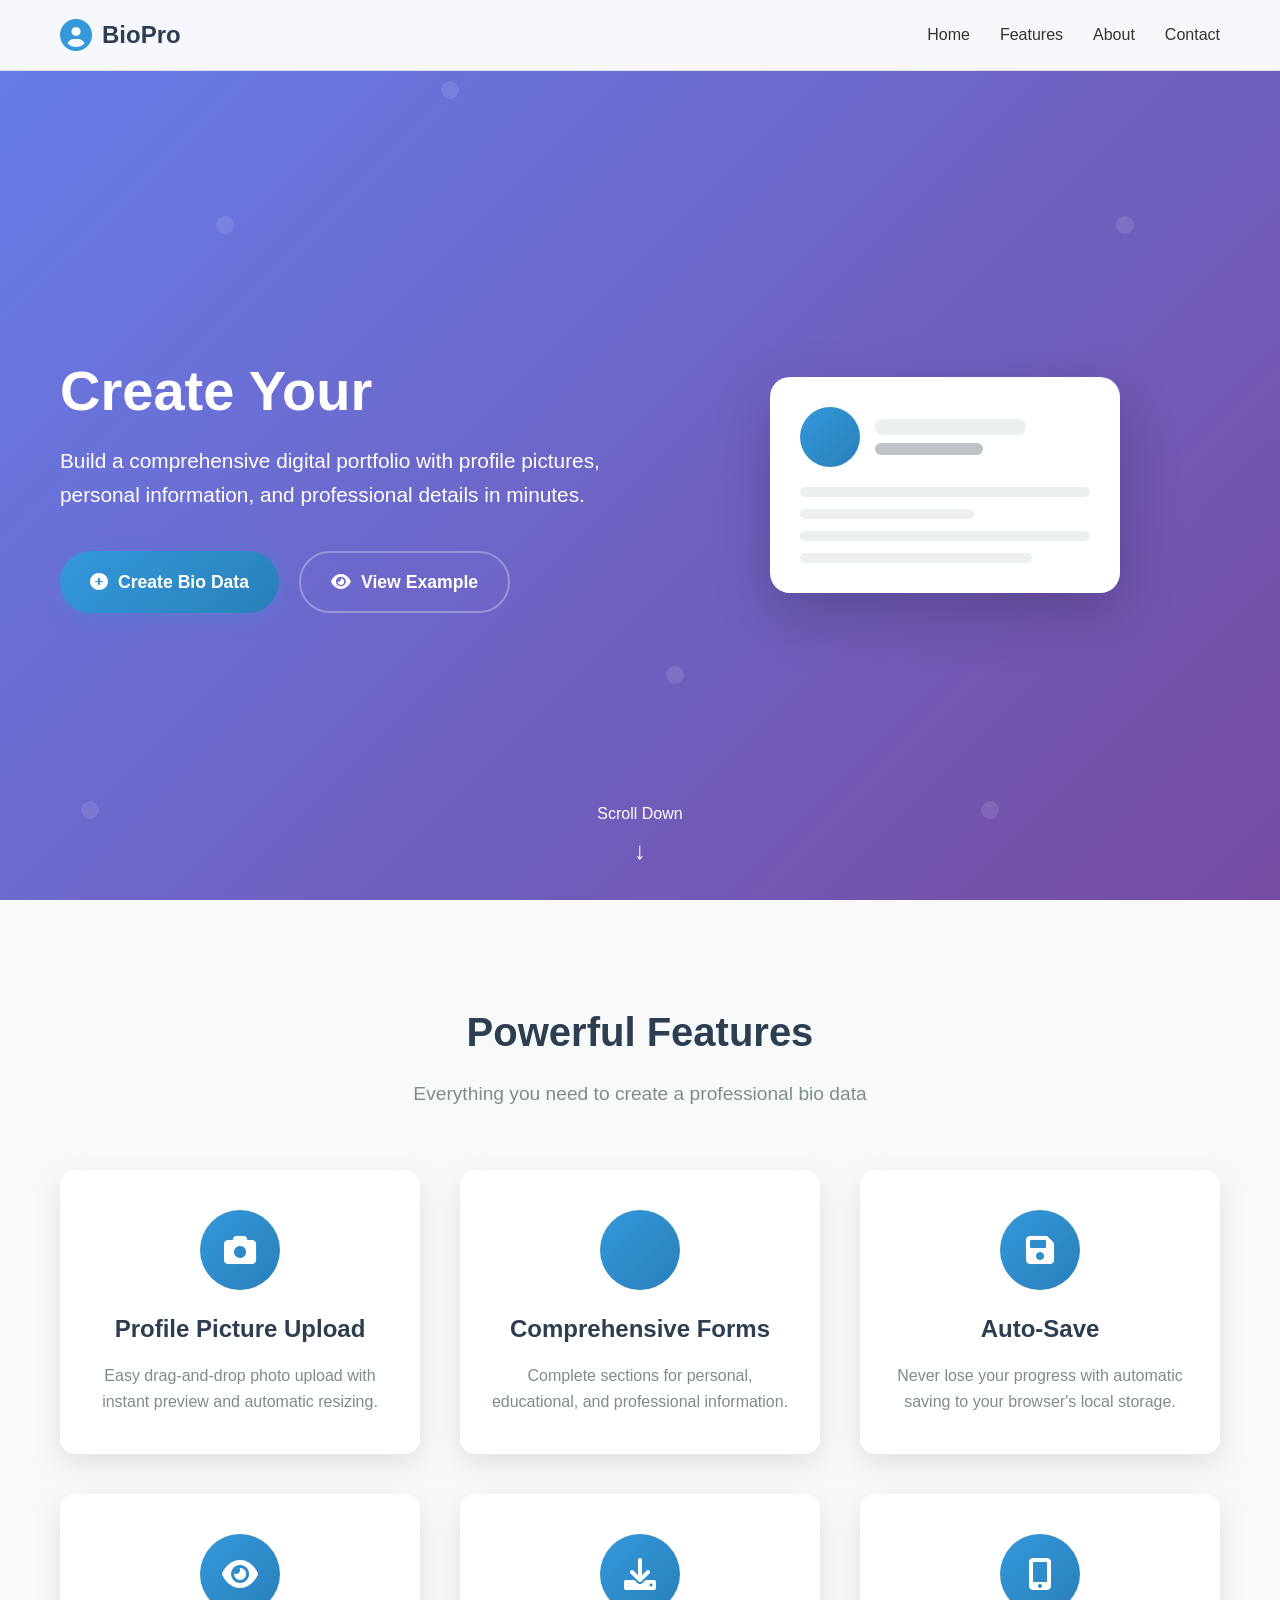
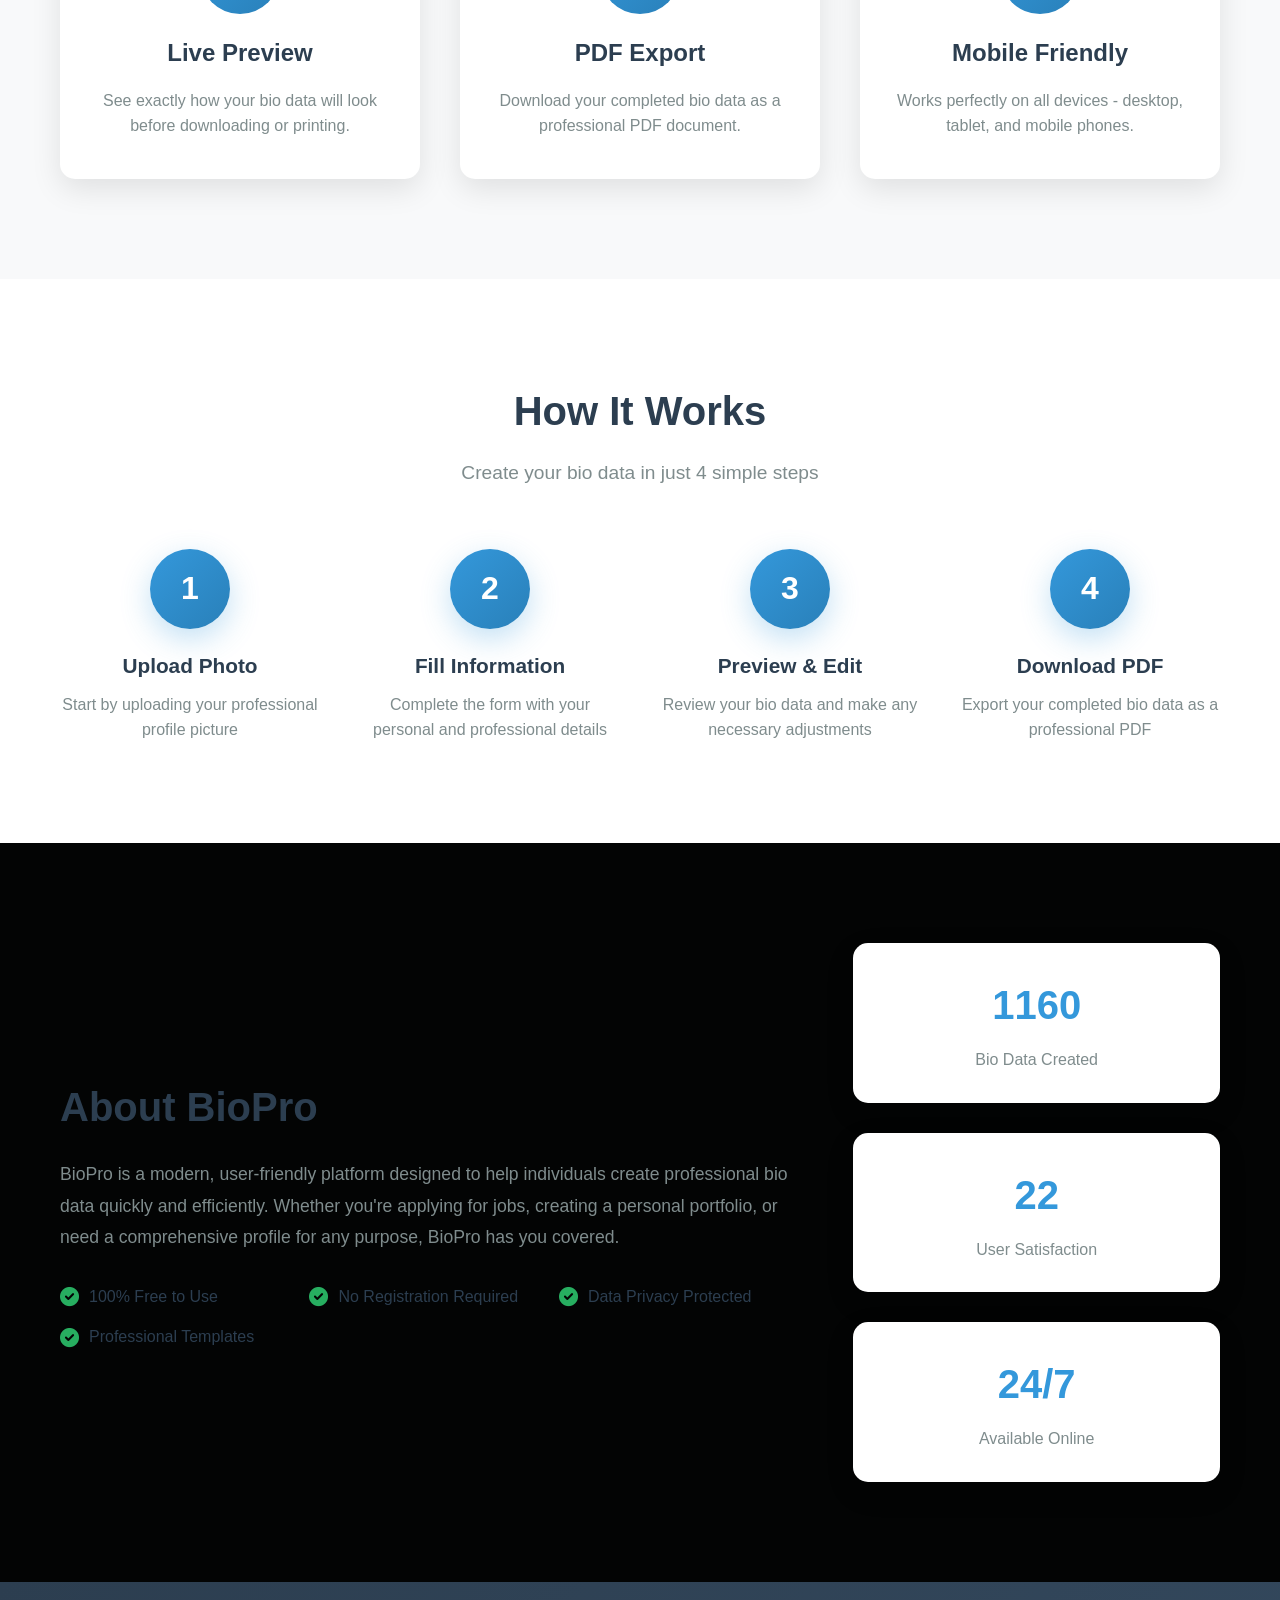
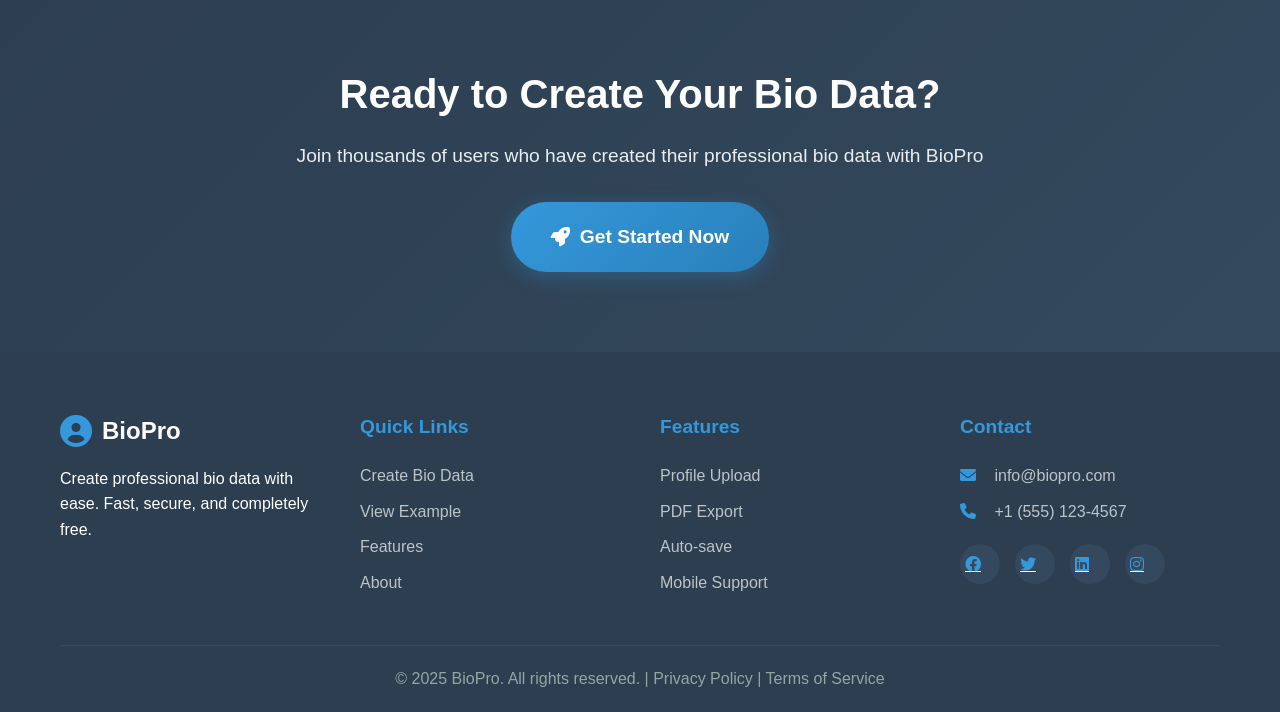
<file: index.html>
<!DOCTYPE html>
<html lang="en">
<head>
    <meta charset="UTF-8">
    <meta name="viewport" content="width=device-width, initial-scale=1.0">
    <title>Bio Data Portfolio - Welcome</title>
    <link rel="stylesheet" href="./style/landing.css">
    <link href="https://cdnjs.cloudflare.com/ajax/libs/font-awesome/6.0.0/css/all.min.css" rel="stylesheet">
</head>
<body>
    <!-- Navigation -->
    <nav class="navbar">
        <div class="nav-container">
            <div class="nav-logo">
                <i class="fas fa-user-circle"></i>
                <span>BioPro</span>
            </div>
            <ul class="nav-menu">
                <li class="nav-item">
                    <a href="#home" class="nav-link">Home</a>
                </li>
                <li class="nav-item">
                    <a href="#features" class="nav-link">Features</a>
                </li>
                <li class="nav-item">
                    <a href="#about" class="nav-link">About</a>
                </li>
                <li class="nav-item">
                    <a href="#contact" class="nav-link">Contact</a>
                </li>
            </ul>
            <div class="hamburger">
                <span class="bar"></span>
                <span class="bar"></span>
                <span class="bar"></span>
            </div>
        </div>
    </nav>

    <!-- Hero Section -->
    <section id="home" class="hero">
        <div class="hero-container">
            <div class="hero-content">
                <h1 class="hero-title">Create Your Professional Bio Data</h1>
                <p class="hero-subtitle">Build a comprehensive digital portfolio with profile pictures, personal information, and professional details in minutes.</p>
                <div class="hero-buttons">
                    <a href="biodata.html" class="btn btn-primary">
                        <i class="fas fa-plus-circle"></i>
                        Create Bio Data
                    </a>
                    <a href="example.html" class="btn btn-secondary">
                        <i class="fas fa-eye"></i>
                        View Example
                    </a>
                </div>
            </div>
            <div class="hero-image">
                <div class="floating-card">
                    <div class="card-header">
                        <div class="profile-circle"></div>
                        <div class="profile-info">
                            <div class="profile-name"></div>
                            <div class="profile-title"></div>
                        </div>
                    </div>
                    <div class="card-content">
                        <div class="content-line"></div>
                        <div class="content-line short"></div>
                        <div class="content-line"></div>
                        <div class="content-line medium"></div>
                    </div>
                </div>
            </div>
        </div>
    </section>

    <!-- Features Section -->
    <section id="features" class="features">
        <div class="container">
            <div class="section-header">
                <h2>Powerful Features</h2>
                <p>Everything you need to create a professional bio data</p>
            </div>
            <div class="features-grid">
                <div class="feature-card">
                    <div class="feature-icon">
                        <i class="fas fa-camera"></i>
                    </div>
                    <h3>Profile Picture Upload</h3>
                    <p>Easy drag-and-drop photo upload with instant preview and automatic resizing.</p>
                </div>
                <div class="feature-card">
                    <div class="feature-icon">
                        <i class="fas fa-form"></i>
                    </div>
                    <h3>Comprehensive Forms</h3>
                    <p>Complete sections for personal, educational, and professional information.</p>
                </div>
                <div class="feature-card">
                    <div class="feature-icon">
                        <i class="fas fa-save"></i>
                    </div>
                    <h3>Auto-Save</h3>
                    <p>Never lose your progress with automatic saving to your browser's local storage.</p>
                </div>
                <div class="feature-card">
                    <div class="feature-icon">
                        <i class="fas fa-eye"></i>
                    </div>
                    <h3>Live Preview</h3>
                    <p>See exactly how your bio data will look before downloading or printing.</p>
                </div>
                <div class="feature-card">
                    <div class="feature-icon">
                        <i class="fas fa-download"></i>
                    </div>
                    <h3>PDF Export</h3>
                    <p>Download your completed bio data as a professional PDF document.</p>
                </div>
                <div class="feature-card">
                    <div class="feature-icon">
                        <i class="fas fa-mobile-alt"></i>
                    </div>
                    <h3>Mobile Friendly</h3>
                    <p>Works perfectly on all devices - desktop, tablet, and mobile phones.</p>
                </div>
            </div>
        </div>
    </section>

    <!-- How It Works Section -->
    <section class="how-it-works">
        <div class="container">
            <div class="section-header">
                <h2>How It Works</h2>
                <p>Create your bio data in just 4 simple steps</p>
            </div>
            <div class="steps-container">
                <div class="step">
                    <div class="step-number">1</div>
                    <div class="step-content">
                        <h3>Upload Photo</h3>
                        <p>Start by uploading your professional profile picture</p>
                    </div>
                </div>
                <div class="step">
                    <div class="step-number">2</div>
                    <div class="step-content">
                        <h3>Fill Information</h3>
                        <p>Complete the form with your personal and professional details</p>
                    </div>
                </div>
                <div class="step">
                    <div class="step-number">3</div>
                    <div class="step-content">
                        <h3>Preview & Edit</h3>
                        <p>Review your bio data and make any necessary adjustments</p>
                    </div>
                </div>
                <div class="step">
                    <div class="step-number">4</div>
                    <div class="step-content">
                        <h3>Download PDF</h3>
                        <p>Export your completed bio data as a professional PDF</p>
                    </div>
                </div>
            </div>
        </div>
    </section>

    <!-- About Section -->
    <section id="about" class="about">
        <div class="container">
            <div class="about-content">
                <div class="about-text">
                    <h2>About BioPro</h2>
                    <p>BioPro is a modern, user-friendly platform designed to help individuals create professional bio data quickly and efficiently. Whether you're applying for jobs, creating a personal portfolio, or need a comprehensive profile for any purpose, BioPro has you covered.</p>
                    <div class="about-features">
                        <div class="about-feature">
                            <i class="fas fa-check-circle"></i>
                            <span>100% Free to Use</span>
                        </div>
                        <div class="about-feature">
                            <i class="fas fa-check-circle"></i>
                            <span>No Registration Required</span>
                        </div>
                        <div class="about-feature">
                            <i class="fas fa-check-circle"></i>
                            <span>Data Privacy Protected</span>
                        </div>
                        <div class="about-feature">
                            <i class="fas fa-check-circle"></i>
                            <span>Professional Templates</span>
                        </div>
                    </div>
                </div>
                <div class="about-stats">
                    <div class="stat">
                        <div class="stat-number">5000+</div>
                        <div class="stat-label">Bio Data Created</div>
                    </div>
                    <div class="stat">
                        <div class="stat-number">95%</div>
                        <div class="stat-label">User Satisfaction</div>
                    </div>
                    <div class="stat">
                        <div class="stat-number">24/7</div>
                        <div class="stat-label">Available Online</div>
                    </div>
                </div>
            </div>
        </div>
    </section>

    <!-- CTA Section -->
    <section class="cta">
        <div class="container">
            <div class="cta-content">
                <h2>Ready to Create Your Bio Data?</h2>
                <p>Join thousands of users who have created their professional bio data with BioPro</p>
                <a href="biodata.html" class="btn btn-primary btn-large">
                    <i class="fas fa-rocket"></i>
                    Get Started Now
                </a>
            </div>
        </div>
    </section>

    <!-- Footer -->
    <footer id="contact" class="footer">
        <div class="container">
            <div class="footer-content">
                <div class="footer-section">
                    <div class="footer-logo">
                        <i class="fas fa-user-circle"></i>
                        <span>BioPro</span>
                    </div>
                    <p>Create professional bio data with ease. Fast, secure, and completely free.</p>
                </div>
                <div class="footer-section">
                    <h3>Quick Links</h3>
                    <ul>
                        <li><a href="biodata.html">Create Bio Data</a></li>
                        <li><a href="example.html">View Example</a></li>
                        <li><a href="#features">Features</a></li>
                        <li><a href="#about">About</a></li>
                    </ul>
                </div>
                <div class="footer-section">
                    <h3>Features</h3>
                    <ul>
                        <li><a href="#">Profile Upload</a></li>
                        <li><a href="#">PDF Export</a></li>
                        <li><a href="#">Auto-save</a></li>
                        <li><a href="#">Mobile Support</a></li>
                    </ul>
                </div>
                <div class="footer-section">
                    <h3>Contact</h3>
                    <div class="contact-info">
                        <p><i class="fas fa-envelope"></i> info@biopro.com</p>
                        <p><i class="fas fa-phone"></i> +1 (555) 123-4567</p>
                        <div class="social-links">
                            <a href="#"><i class="fab fa-facebook"></i></a>
                            <a href="#"><i class="fab fa-twitter"></i></a>
                            <a href="#"><i class="fab fa-linkedin"></i></a>
                            <a href="#"><i class="fab fa-instagram"></i></a>
                        </div>
                    </div>
                </div>
            </div>
            <div class="footer-bottom">
                <p>&copy; 2025 BioPro. All rights reserved. | Privacy Policy | Terms of Service</p>
            </div>
        </div>
    </footer>

    <script src="./js/landing.js"></script>
</body>
</html>
</file>
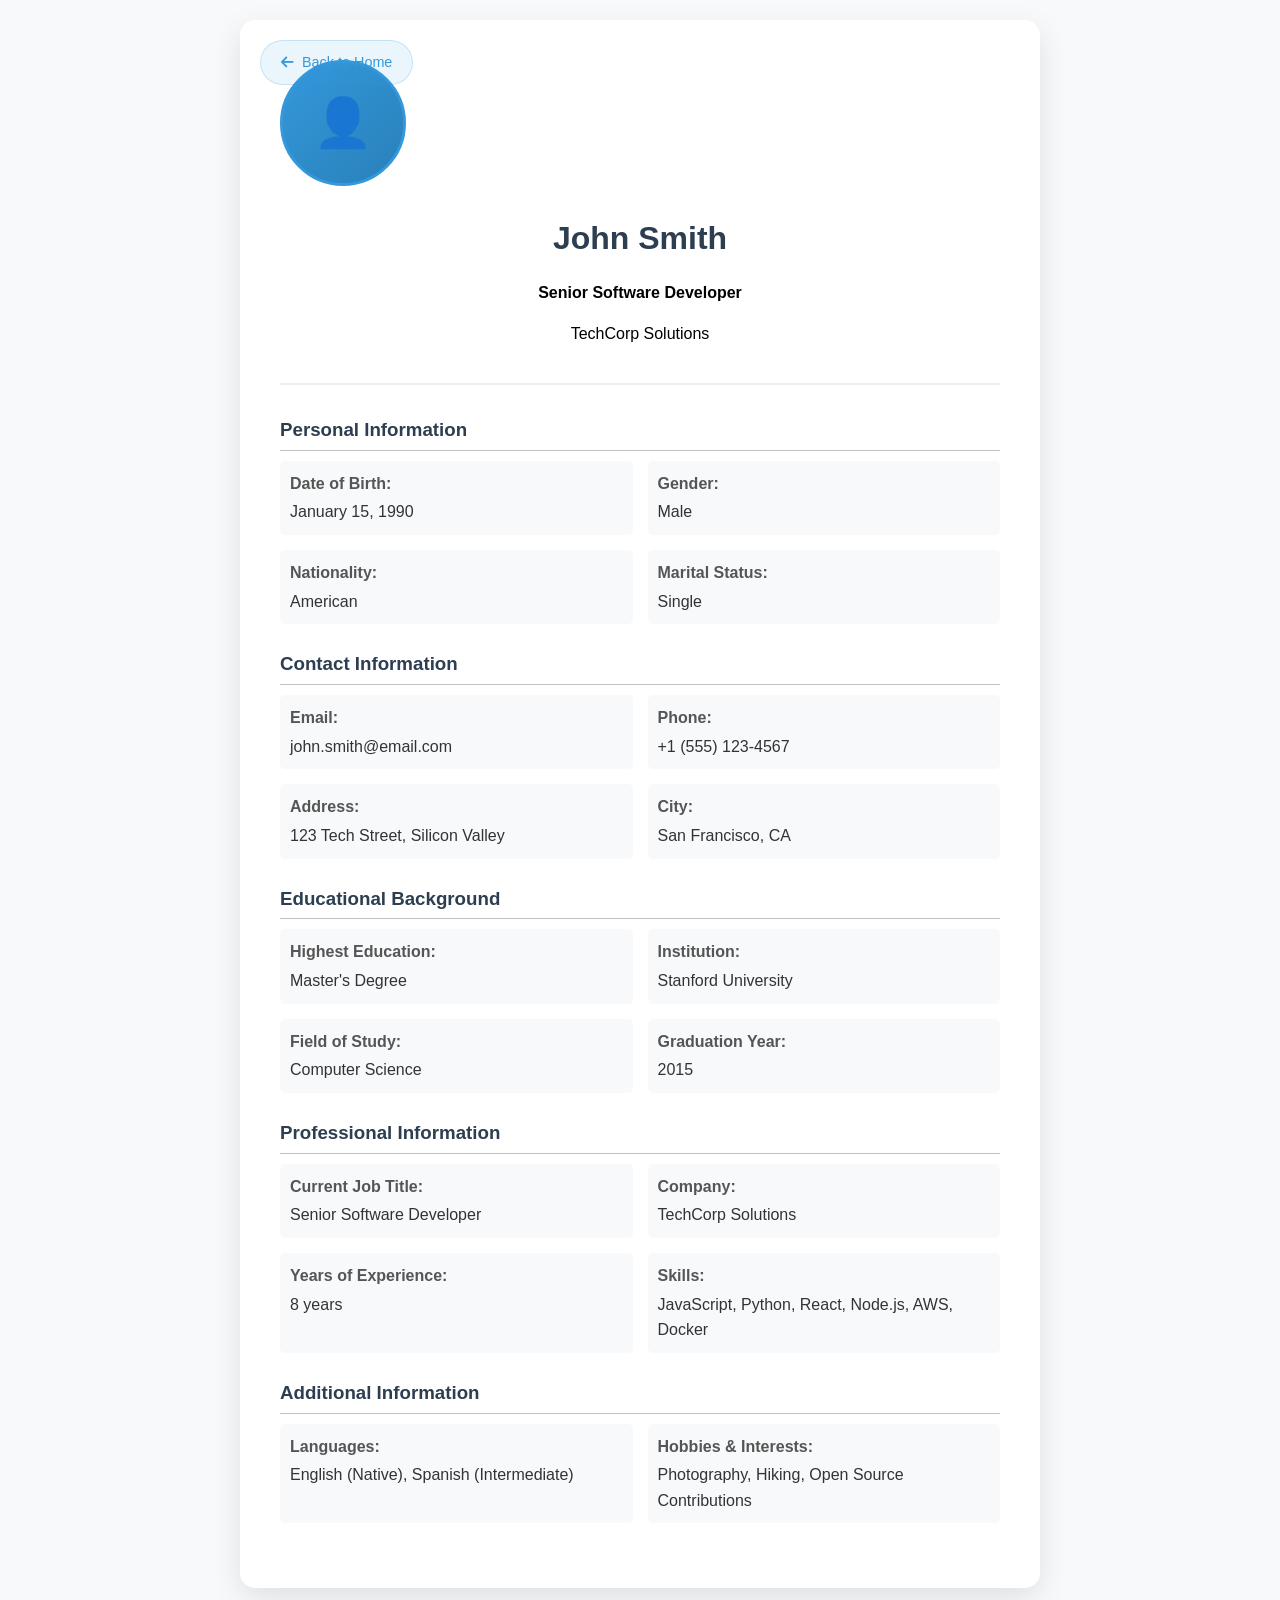
<file: example.html>
<!DOCTYPE html>
<html lang="en">
<head>
    <meta charset="UTF-8">
    <meta name="viewport" content="width=device-width, initial-scale=1.0">
    <title>Bio Data Sample</title>
    <link href="https://cdnjs.cloudflare.com/ajax/libs/font-awesome/6.0.0/css/all.min.css" rel="stylesheet">
    <style>
        body {
            font-family: 'Segoe UI', Tahoma, Geneva, Verdana, sans-serif;
            line-height: 1.6;
            max-width: 800px;
            margin: 0 auto;
            padding: 20px;
            background: #f8f9fa;
        }
        .bio-container {
            background: white;
            padding: 40px;
            border-radius: 15px;
            box-shadow: 0 10px 30px rgba(0, 0, 0, 0.1);
            position: relative;
        }
        .back-btn {
            position: absolute;
            top: 20px;
            left: 20px;
            display: inline-flex;
            align-items: center;
            gap: 8px;
            color: #3498db;
            text-decoration: none;
            padding: 10px 20px;
            background: rgba(52, 152, 219, 0.1);
            border-radius: 25px;
            font-size: 0.9rem;
            transition: all 0.3s ease;
            border: 1px solid rgba(52, 152, 219, 0.2);
        }
        .back-btn:hover {
            background: rgba(52, 152, 219, 0.2);
            transform: translateX(-3px);
            color: #2980b9;
        }
        .header {
            text-align: center;
            margin-bottom: 30px;
            padding-bottom: 20px;
            border-bottom: 2px solid #ecf0f1;
        }
        .profile-img {
            width: 120px;
            height: 120px;
            border-radius: 50%;
            margin-bottom: 15px;
            border: 3px solid #3498db;
            background: linear-gradient(135deg, #3498db, #2980b9);
            display: flex;
            align-items: center;
            justify-content: center;
            font-size: 3rem;
            color: white;
        }
        .name {
            font-size: 2rem;
            color: #2c3e50;
            margin-bottom: 10px;
        }
        .section {
            margin-bottom: 25px;
        }
        .section h3 {
            color: #2c3e50;
            margin-bottom: 10px;
            padding-bottom: 5px;
            border-bottom: 1px solid #bdc3c7;
        }
        .info-grid {
            display: grid;
            grid-template-columns: repeat(auto-fit, minmax(250px, 1fr));
            gap: 15px;
        }
        .info-item {
            background: #f8f9fa;
            padding: 10px;
            border-radius: 5px;
        }
        .label {
            font-weight: 600;
            color: #555;
            margin-bottom: 3px;
        }
        .value {
            color: #333;
        }
    </style>
</head>
<body>
    <div class="bio-container">
        <a href="index.html" class="back-btn">
            <i class="fas fa-arrow-left"></i>
            Back to Home
        </a>
        <div class="header">
            <div class="profile-img">👤</div>
            <h2 class="name">John Smith</h2>
            <p><strong>Senior Software Developer</strong></p>
            <p>TechCorp Solutions</p>
        </div>

        <div class="section">
            <h3>Personal Information</h3>
            <div class="info-grid">
                <div class="info-item">
                    <div class="label">Date of Birth:</div>
                    <div class="value">January 15, 1990</div>
                </div>
                <div class="info-item">
                    <div class="label">Gender:</div>
                    <div class="value">Male</div>
                </div>
                <div class="info-item">
                    <div class="label">Nationality:</div>
                    <div class="value">American</div>
                </div>
                <div class="info-item">
                    <div class="label">Marital Status:</div>
                    <div class="value">Single</div>
                </div>
            </div>
        </div>

        <div class="section">
            <h3>Contact Information</h3>
            <div class="info-grid">
                <div class="info-item">
                    <div class="label">Email:</div>
                    <div class="value">john.smith@email.com</div>
                </div>
                <div class="info-item">
                    <div class="label">Phone:</div>
                    <div class="value">+1 (555) 123-4567</div>
                </div>
                <div class="info-item">
                    <div class="label">Address:</div>
                    <div class="value">123 Tech Street, Silicon Valley</div>
                </div>
                <div class="info-item">
                    <div class="label">City:</div>
                    <div class="value">San Francisco, CA</div>
                </div>
            </div>
        </div>

        <div class="section">
            <h3>Educational Background</h3>
            <div class="info-grid">
                <div class="info-item">
                    <div class="label">Highest Education:</div>
                    <div class="value">Master's Degree</div>
                </div>
                <div class="info-item">
                    <div class="label">Institution:</div>
                    <div class="value">Stanford University</div>
                </div>
                <div class="info-item">
                    <div class="label">Field of Study:</div>
                    <div class="value">Computer Science</div>
                </div>
                <div class="info-item">
                    <div class="label">Graduation Year:</div>
                    <div class="value">2015</div>
                </div>
            </div>
        </div>

        <div class="section">
            <h3>Professional Information</h3>
            <div class="info-grid">
                <div class="info-item">
                    <div class="label">Current Job Title:</div>
                    <div class="value">Senior Software Developer</div>
                </div>
                <div class="info-item">
                    <div class="label">Company:</div>
                    <div class="value">TechCorp Solutions</div>
                </div>
                <div class="info-item">
                    <div class="label">Years of Experience:</div>
                    <div class="value">8 years</div>
                </div>
                <div class="info-item">
                    <div class="label">Skills:</div>
                    <div class="value">JavaScript, Python, React, Node.js, AWS, Docker</div>
                </div>
            </div>
        </div>

        <div class="section">
            <h3>Additional Information</h3>
            <div class="info-grid">
                <div class="info-item">
                    <div class="label">Languages:</div>
                    <div class="value">English (Native), Spanish (Intermediate)</div>
                </div>
                <div class="info-item">
                    <div class="label">Hobbies & Interests:</div>
                    <div class="value">Photography, Hiking, Open Source Contributions</div>
                </div>
            </div>
        </div>
    </div>
</body>
</html>
</file>
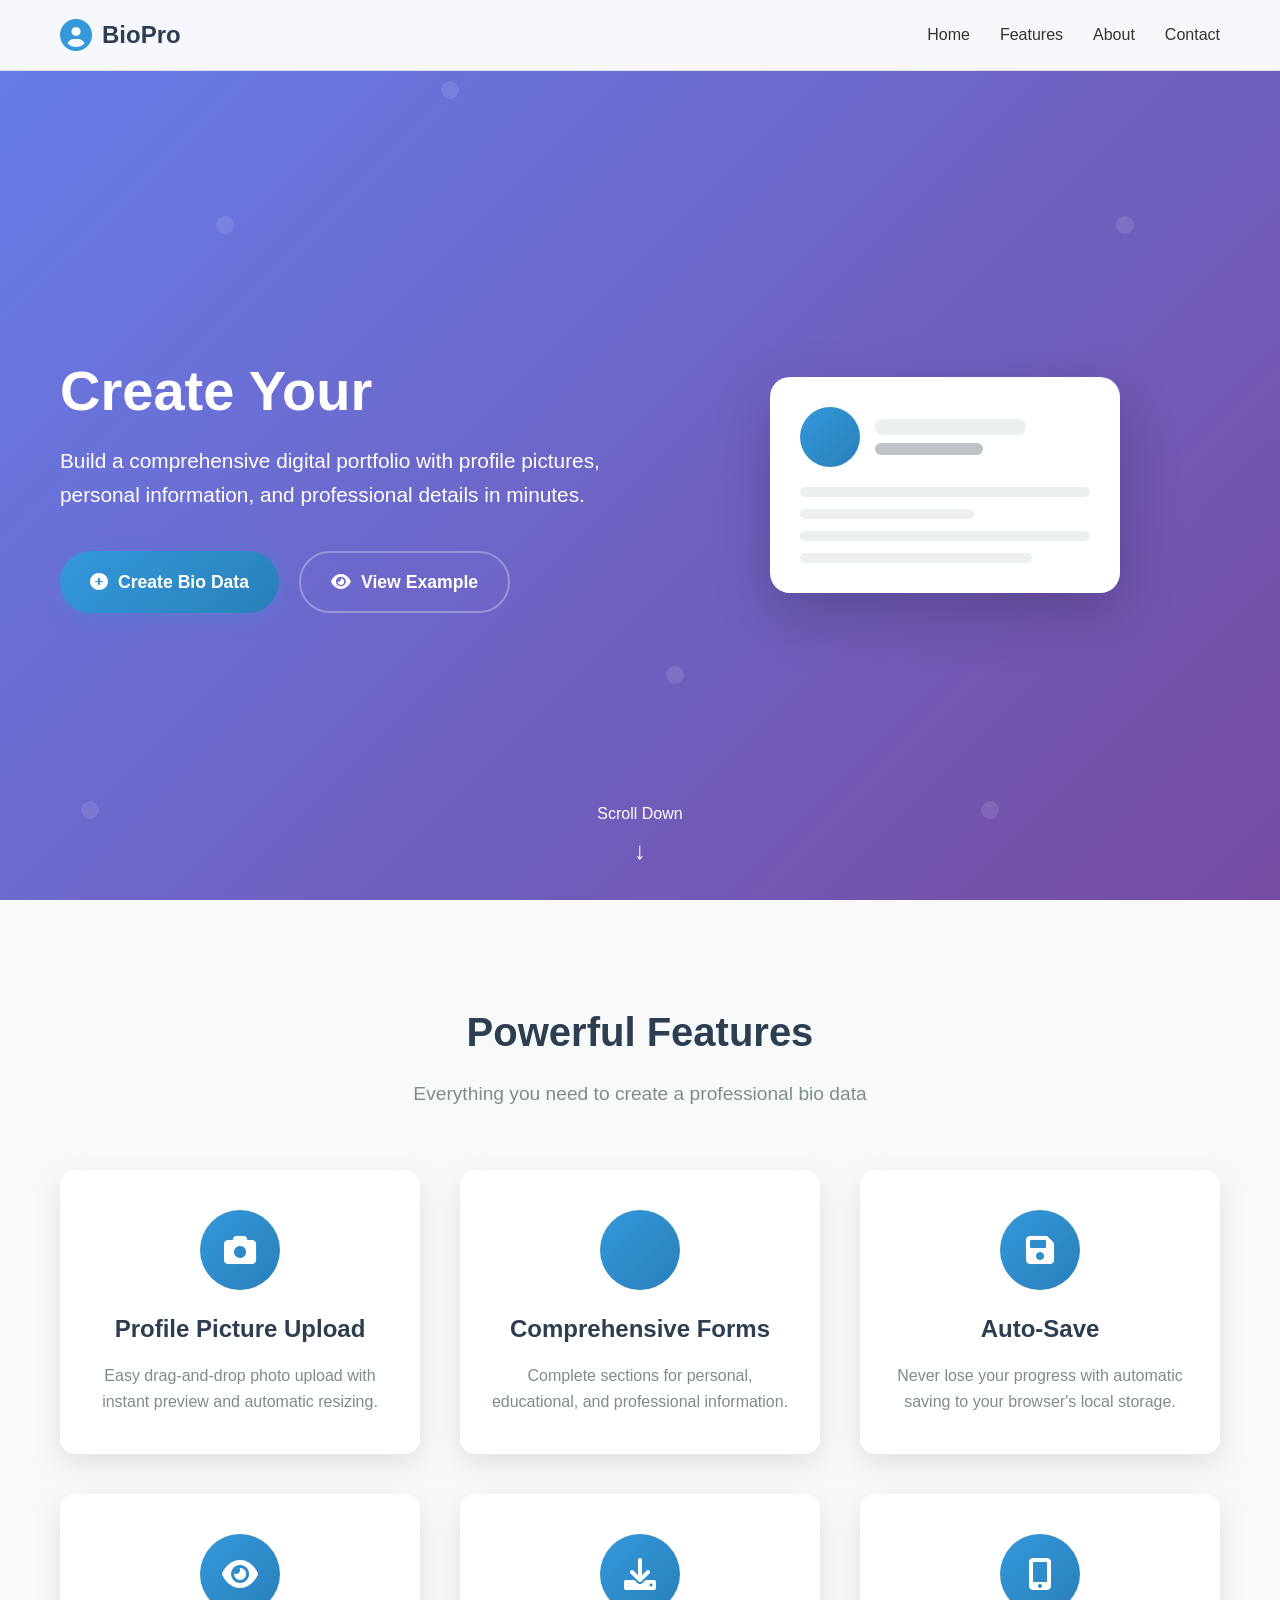
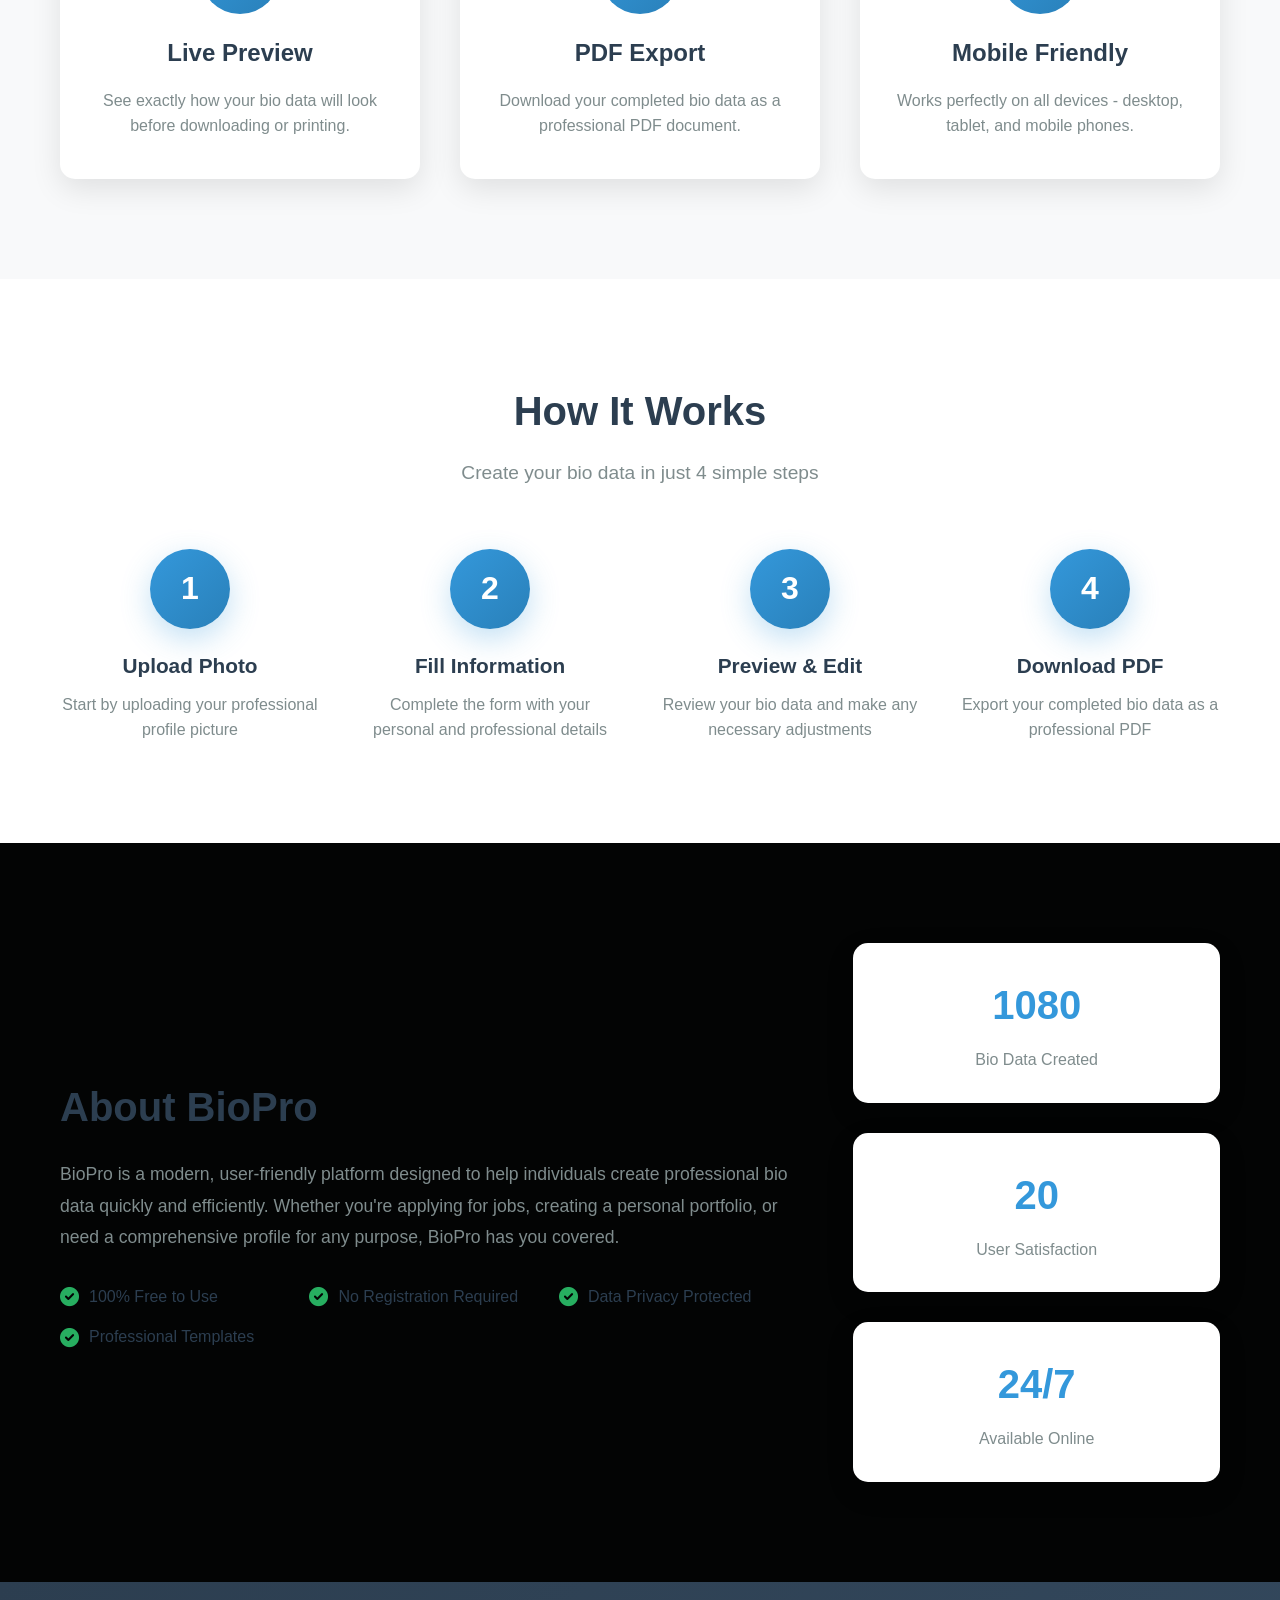
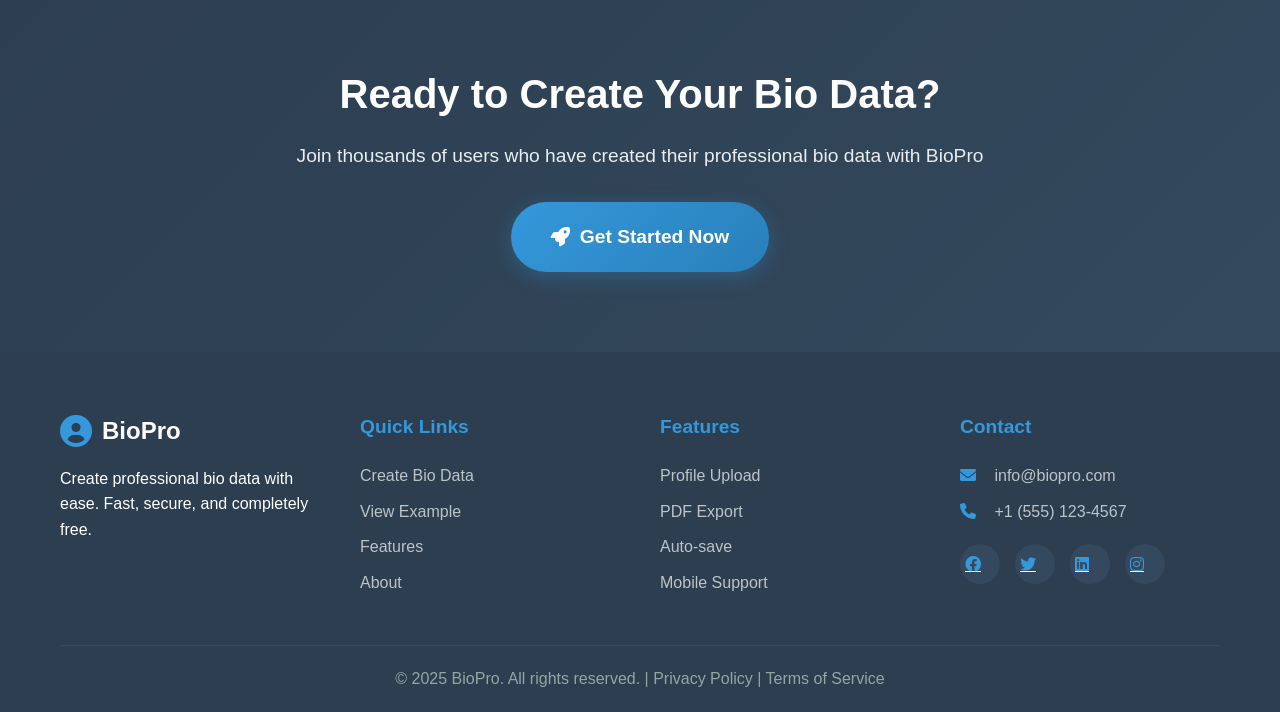
<file: landing.html>
<!DOCTYPE html>
<html lang="en">
<head>
    <meta charset="UTF-8">
    <meta name="viewport" content="width=device-width, initial-scale=1.0">
    <title>Bio Data Portfolio - Welcome</title>
    <link rel="stylesheet" href="./style/landing.css">
    <link href="https://cdnjs.cloudflare.com/ajax/libs/font-awesome/6.0.0/css/all.min.css" rel="stylesheet">
</head>
<body>
    <!-- Navigation -->
    <nav class="navbar">
        <div class="nav-container">
            <div class="nav-logo">
                <i class="fas fa-user-circle"></i>
                <span>BioPro</span>
            </div>
            <ul class="nav-menu">
                <li class="nav-item">
                    <a href="biodata.html" class="nav-link">Home</a>
                </li>
                <li class="nav-item">
                    <a href="example.html" class="nav-link">Features</a>
                </li>
                <li class="nav-item">
                    <a href="#about" class="nav-link">About</a>
                </li>
                <li class="nav-item">
                    <a href="#contact" class="nav-link">Contact</a>
                </li>
            </ul>
            <div class="hamburger">
                <span class="bar"></span>
                <span class="bar"></span>
                <span class="bar"></span>
            </div>
        </div>
    </nav>

    <!-- Hero Section -->
    <section id="home" class="hero">
        <div class="hero-container">
            <div class="hero-content">
                <h1 class="hero-title">Create Your Professional Bio Data</h1>
                <p class="hero-subtitle">Build a comprehensive digital portfolio with profile pictures, personal information, and professional details in minutes.</p>
                <div class="hero-buttons">
                    <a href="index.html" class="btn btn-primary">
                        <i class="fas fa-plus-circle"></i>
                        Create Bio Data
                    </a>
                    <a href="example.html" class="btn btn-secondary">
                        <i class="fas fa-eye"></i>
                        View Example
                    </a>
                </div>
            </div>
            <div class="hero-image">
                <div class="floating-card">
                    <div class="card-header">
                        <div class="profile-circle"></div>
                        <div class="profile-info">
                            <div class="profile-name"></div>
                            <div class="profile-title"></div>
                        </div>
                    </div>
                    <div class="card-content">
                        <div class="content-line"></div>
                        <div class="content-line short"></div>
                        <div class="content-line"></div>
                        <div class="content-line medium"></div>
                    </div>
                </div>
            </div>
        </div>
    </section>

    <!-- Features Section -->
    <section id="features" class="features">
        <div class="container">
            <div class="section-header">
                <h2>Powerful Features</h2>
                <p>Everything you need to create a professional bio data</p>
            </div>
            <div class="features-grid">
                <div class="feature-card">
                    <div class="feature-icon">
                        <i class="fas fa-camera"></i>
                    </div>
                    <h3>Profile Picture Upload</h3>
                    <p>Easy drag-and-drop photo upload with instant preview and automatic resizing.</p>
                </div>
                <div class="feature-card">
                    <div class="feature-icon">
                        <i class="fas fa-form"></i>
                    </div>
                    <h3>Comprehensive Forms</h3>
                    <p>Complete sections for personal, educational, and professional information.</p>
                </div>
                <div class="feature-card">
                    <div class="feature-icon">
                        <i class="fas fa-save"></i>
                    </div>
                    <h3>Auto-Save</h3>
                    <p>Never lose your progress with automatic saving to your browser's local storage.</p>
                </div>
                <div class="feature-card">
                    <div class="feature-icon">
                        <i class="fas fa-eye"></i>
                    </div>
                    <h3>Live Preview</h3>
                    <p>See exactly how your bio data will look before downloading or printing.</p>
                </div>
                <div class="feature-card">
                    <div class="feature-icon">
                        <i class="fas fa-download"></i>
                    </div>
                    <h3>PDF Export</h3>
                    <p>Download your completed bio data as a professional PDF document.</p>
                </div>
                <div class="feature-card">
                    <div class="feature-icon">
                        <i class="fas fa-mobile-alt"></i>
                    </div>
                    <h3>Mobile Friendly</h3>
                    <p>Works perfectly on all devices - desktop, tablet, and mobile phones.</p>
                </div>
            </div>
        </div>
    </section>

    <!-- How It Works Section -->
    <section class="how-it-works">
        <div class="container">
            <div class="section-header">
                <h2>How It Works</h2>
                <p>Create your bio data in just 4 simple steps</p>
            </div>
            <div class="steps-container">
                <div class="step">
                    <div class="step-number">1</div>
                    <div class="step-content">
                        <h3>Upload Photo</h3>
                        <p>Start by uploading your professional profile picture</p>
                    </div>
                </div>
                <div class="step">
                    <div class="step-number">2</div>
                    <div class="step-content">
                        <h3>Fill Information</h3>
                        <p>Complete the form with your personal and professional details</p>
                    </div>
                </div>
                <div class="step">
                    <div class="step-number">3</div>
                    <div class="step-content">
                        <h3>Preview & Edit</h3>
                        <p>Review your bio data and make any necessary adjustments</p>
                    </div>
                </div>
                <div class="step">
                    <div class="step-number">4</div>
                    <div class="step-content">
                        <h3>Download PDF</h3>
                        <p>Export your completed bio data as a professional PDF</p>
                    </div>
                </div>
            </div>
        </div>
    </section>

    <!-- About Section -->
    <section id="about" class="about">
        <div class="container">
            <div class="about-content">
                <div class="about-text">
                    <h2>About BioPro</h2>
                    <p>BioPro is a modern, user-friendly platform designed to help individuals create professional bio data quickly and efficiently. Whether you're applying for jobs, creating a personal portfolio, or need a comprehensive profile for any purpose, BioPro has you covered.</p>
                    <div class="about-features">
                        <div class="about-feature">
                            <i class="fas fa-check-circle"></i>
                            <span>100% Free to Use</span>
                        </div>
                        <div class="about-feature">
                            <i class="fas fa-check-circle"></i>
                            <span>No Registration Required</span>
                        </div>
                        <div class="about-feature">
                            <i class="fas fa-check-circle"></i>
                            <span>Data Privacy Protected</span>
                        </div>
                        <div class="about-feature">
                            <i class="fas fa-check-circle"></i>
                            <span>Professional Templates</span>
                        </div>
                    </div>
                </div>
                <div class="about-stats">
                    <div class="stat">
                        <div class="stat-number">5000+</div>
                        <div class="stat-label">Bio Data Created</div>
                    </div>
                    <div class="stat">
                        <div class="stat-number">95%</div>
                        <div class="stat-label">User Satisfaction</div>
                    </div>
                    <div class="stat">
                        <div class="stat-number">24/7</div>
                        <div class="stat-label">Available Online</div>
                    </div>
                </div>
            </div>
        </div>
    </section>

    <!-- CTA Section -->
    <section class="cta">
        <div class="container">
            <div class="cta-content">
                <h2>Ready to Create Your Bio Data?</h2>
                <p>Join thousands of users who have created their professional bio data with BioPro</p>
                <a href="index.html" class="btn btn-primary btn-large">
                    <i class="fas fa-rocket"></i>
                    Get Started Now
                </a>
            </div>
        </div>
    </section>

    <!-- Footer -->
    <footer id="contact" class="footer">
        <div class="container">
            <div class="footer-content">
                <div class="footer-section">
                    <div class="footer-logo">
                        <i class="fas fa-user-circle"></i>
                        <span>BioPro</span>
                    </div>
                    <p>Create professional bio data with ease. Fast, secure, and completely free.</p>
                </div>
                <div class="footer-section">
                    <h3>Quick Links</h3>
                    <ul>
                        <li><a href="index.html">Create Bio Data</a></li>
                        <li><a href="example.html">View Example</a></li>
                        <li><a href="#features">Features</a></li>
                        <li><a href="#about">About</a></li>
                    </ul>
                </div>
                <div class="footer-section">
                    <h3>Features</h3>
                    <ul>
                        <li><a href="#">Profile Upload</a></li>
                        <li><a href="#">PDF Export</a></li>
                        <li><a href="#">Auto-save</a></li>
                        <li><a href="#">Mobile Support</a></li>
                    </ul>
                </div>
                <div class="footer-section">
                    <h3>Contact</h3>
                    <div class="contact-info">
                        <p><i class="fas fa-envelope"></i> info@biopro.com</p>
                        <p><i class="fas fa-phone"></i> +1 (555) 123-4567</p>
                        <div class="social-links">
                            <a href="#"><i class="fab fa-facebook"></i></a>
                            <a href="#"><i class="fab fa-twitter"></i></a>
                            <a href="#"><i class="fab fa-linkedin"></i></a>
                            <a href="#"><i class="fab fa-instagram"></i></a>
                        </div>
                    </div>
                </div>
            </div>
            <div class="footer-bottom">
                <p>&copy; 2025 BioPro. All rights reserved. | Privacy Policy | Terms of Service</p>
            </div>
        </div>
    </footer>

    <script src="./js/landing.js"></script>
</body>
</html>
</file>
<file: style/landing.css>
/* Landing Page Styles */

/* Reset and Base */
* {
    margin: 0;
    padding: 0;
    box-sizing: border-box;
}

html {
    scroll-behavior: smooth;
}

body {
    font-family: 'Segoe UI', Tahoma, Geneva, Verdana, sans-serif;
    line-height: 1.6;
    color: #333;
    overflow-x: hidden;
}

.container {
    max-width: 1200px;
    margin: 0 auto;
    padding: 0 20px;
}

/* Navigation */
.navbar {
    position: fixed;
    top: 0;
    width: 100%;
    background: rgba(255, 255, 255, 0.95);
    backdrop-filter: blur(10px);
    border-bottom: 1px solid rgba(0, 0, 0, 0.1);
    z-index: 1000;
    transition: all 0.3s ease;
}

.nav-container {
    max-width: 1200px;
    margin: 0 auto;
    padding: 0 20px;
    display: flex;
    justify-content: space-between;
    align-items: center;
    height: 70px;
}

.nav-logo {
    display: flex;
    align-items: center;
    gap: 10px;
    font-size: 1.5rem;
    font-weight: bold;
    color: #2c3e50;
}

.nav-logo i {
    color: #3498db;
    font-size: 2rem;
}

.nav-menu {
    display: flex;
    list-style: none;
    gap: 30px;
}

.nav-link {
    text-decoration: none;
    color: #333;
    font-weight: 500;
    transition: color 0.3s ease;
    position: relative;
}

.nav-link:hover {
    color: #3498db;
}

.nav-link::after {
    content: '';
    position: absolute;
    width: 0;
    height: 2px;
    bottom: -5px;
    left: 0;
    background: #3498db;
    transition: width 0.3s ease;
}

.nav-link:hover::after {
    width: 100%;
}

.hamburger {
    display: none;
    flex-direction: column;
    cursor: pointer;
}

.bar {
    width: 25px;
    height: 3px;
    background: #333;
    margin: 3px 0;
    transition: 0.3s;
}

/* Hero Section */
.hero {
    min-height: 100vh;
    background: linear-gradient(135deg, #667eea 0%, #764ba2 100%);
    display: flex;
    align-items: center;
    padding-top: 70px;
    position: relative;
    overflow: hidden;
}

.hero::before {
    content: '';
    position: absolute;
    top: 0;
    left: 0;
    width: 100%;
    height: 100%;
    background: url('data:image/svg+xml,<svg xmlns="http://www.w3.org/2000/svg" viewBox="0 0 100 100"><defs><pattern id="grain" width="100" height="100" patternUnits="userSpaceOnUse"><circle cx="25" cy="25" r="1" fill="white" opacity="0.1"/><circle cx="75" cy="75" r="1" fill="white" opacity="0.1"/><circle cx="50" cy="10" r="1" fill="white" opacity="0.1"/><circle cx="10" cy="90" r="1" fill="white" opacity="0.1"/></pattern></defs><rect width="100" height="100" fill="url(%23grain)"/></svg>');
    pointer-events: none;
}

.hero-container {
    max-width: 1200px;
    margin: 0 auto;
    padding: 0 20px;
    display: grid;
    grid-template-columns: 1fr 1fr;
    gap: 60px;
    align-items: center;
    position: relative;
    z-index: 1;
}

.hero-content {
    color: white;
}

.hero-title {
    font-size: 3.5rem;
    font-weight: 700;
    margin-bottom: 20px;
    line-height: 1.2;
    animation: fadeInUp 1s ease;
}

.hero-subtitle {
    font-size: 1.3rem;
    margin-bottom: 40px;
    opacity: 0.9;
    animation: fadeInUp 1s ease 0.2s both;
}

.hero-buttons {
    display: flex;
    gap: 20px;
    animation: fadeInUp 1s ease 0.4s both;
}

.btn {
    padding: 15px 30px;
    border: none;
    border-radius: 50px;
    font-size: 1.1rem;
    font-weight: 600;
    text-decoration: none;
    display: inline-flex;
    align-items: center;
    gap: 10px;
    cursor: pointer;
    transition: all 0.3s ease;
    position: relative;
    overflow: hidden;
}

.btn::before {
    content: '';
    position: absolute;
    top: 0;
    left: -100%;
    width: 100%;
    height: 100%;
    background: linear-gradient(90deg, transparent, rgba(255, 255, 255, 0.2), transparent);
    transition: left 0.5s;
}

.btn:hover::before {
    left: 100%;
}

.btn-primary {
    background: linear-gradient(135deg, #3498db, #2980b9);
    color: white;
    box-shadow: 0 5px 20px rgba(52, 152, 219, 0.3);
}

.btn-primary:hover {
    transform: translateY(-3px);
    box-shadow: 0 8px 30px rgba(52, 152, 219, 0.4);
}

.btn-secondary {
    background: transparent;
    color: white;
    border: 2px solid rgba(255, 255, 255, 0.3);
    backdrop-filter: blur(10px);
}

.btn-secondary:hover {
    background: rgba(255, 255, 255, 0.1);
    transform: translateY(-3px);
}

.btn-large {
    padding: 20px 40px;
    font-size: 1.2rem;
}

/* Hero Image */
.hero-image {
    display: flex;
    justify-content: center;
    align-items: center;
    animation: fadeInRight 1s ease 0.6s both;
}

.floating-card {
    background: white;
    border-radius: 20px;
    padding: 30px;
    box-shadow: 0 20px 60px rgba(0, 0, 0, 0.2);
    width: 350px;
    animation: float 6s ease-in-out infinite;
}

@keyframes float {
    0%, 100% { transform: translateY(0px); }
    50% { transform: translateY(-20px); }
}

.card-header {
    display: flex;
    align-items: center;
    gap: 15px;
    margin-bottom: 20px;
}

.profile-circle {
    width: 60px;
    height: 60px;
    border-radius: 50%;
    background: linear-gradient(135deg, #3498db, #2980b9);
}

.profile-info {
    flex: 1;
}

.profile-name {
    height: 16px;
    background: #ecf0f1;
    border-radius: 8px;
    margin-bottom: 8px;
    width: 70%;
}

.profile-title {
    height: 12px;
    background: #bdc3c7;
    border-radius: 6px;
    width: 50%;
}

.card-content {
    display: flex;
    flex-direction: column;
    gap: 12px;
}

.content-line {
    height: 10px;
    background: #ecf0f1;
    border-radius: 5px;
    width: 100%;
}

.content-line.short {
    width: 60%;
}

.content-line.medium {
    width: 80%;
}

/* Features Section */
.features {
    padding: 100px 0;
    background: #f8f9fa;
}

.section-header {
    text-align: center;
    margin-bottom: 60px;
}

.section-header h2 {
    font-size: 2.5rem;
    color: #2c3e50;
    margin-bottom: 15px;
}

.section-header p {
    font-size: 1.2rem;
    color: #7f8c8d;
}

.features-grid {
    display: grid;
    grid-template-columns: repeat(auto-fit, minmax(300px, 1fr));
    gap: 40px;
}

.feature-card {
    background: white;
    padding: 40px 30px;
    border-radius: 15px;
    text-align: center;
    box-shadow: 0 10px 30px rgba(0, 0, 0, 0.1);
    transition: transform 0.3s ease, box-shadow 0.3s ease;
}

.feature-card:hover {
    transform: translateY(-10px);
    box-shadow: 0 20px 50px rgba(0, 0, 0, 0.15);
}

.feature-icon {
    width: 80px;
    height: 80px;
    background: linear-gradient(135deg, #3498db, #2980b9);
    border-radius: 50%;
    display: flex;
    align-items: center;
    justify-content: center;
    margin: 0 auto 20px;
    font-size: 2rem;
    color: white;
}

.feature-card h3 {
    font-size: 1.5rem;
    color: #2c3e50;
    margin-bottom: 15px;
}

.feature-card p {
    color: #7f8c8d;
    line-height: 1.6;
}

/* How It Works Section */
.how-it-works {
    padding: 100px 0;
    background: white;
}

.steps-container {
    display: grid;
    grid-template-columns: repeat(auto-fit, minmax(250px, 1fr));
    gap: 40px;
    margin-top: 60px;
}

.step {
    text-align: center;
    position: relative;
}

.step-number {
    width: 80px;
    height: 80px;
    background: linear-gradient(135deg, #3498db, #2980b9);
    color: white;
    border-radius: 50%;
    display: flex;
    align-items: center;
    justify-content: center;
    font-size: 2rem;
    font-weight: bold;
    margin: 0 auto 20px;
    box-shadow: 0 10px 30px rgba(52, 152, 219, 0.3);
}

.step h3 {
    font-size: 1.3rem;
    color: #2c3e50;
    margin-bottom: 10px;
}

.step p {
    color: #7f8c8d;
    line-height: 1.6;
}

/* About Section */
.about {
    padding: 100px 0;
    background: #030404;
}

.about-content {
    display: grid;
    grid-template-columns: 2fr 1fr;
    gap: 60px;
    align-items: center;
}

.about-text h2 {
    font-size: 2.5rem;
    color: #2c3e50;
    margin-bottom: 20px;
}

.about-text p {
    font-size: 1.1rem;
    color: #7f8c8d;
    line-height: 1.8;
    margin-bottom: 30px;
}

.about-features {
    display: grid;
    grid-template-columns: repeat(auto-fit, minmax(200px, 1fr));
    gap: 15px;
}

.about-feature {
    display: flex;
    align-items: center;
    gap: 10px;
    color: #2c3e50;
}

.about-feature i {
    color: #27ae60;
    font-size: 1.2rem;
}

.about-stats {
    display: flex;
    flex-direction: column;
    gap: 30px;
}

.stat {
    text-align: center;
    padding: 30px;
    background: white;
    border-radius: 15px;
    box-shadow: 0 10px 30px rgba(0, 0, 0, 0.1);
}

.stat-number {
    font-size: 2.5rem;
    font-weight: bold;
    color: #3498db;
    margin-bottom: 10px;
}

.stat-label {
    color: #7f8c8d;
    font-weight: 500;
}

/* CTA Section */
.cta {
    padding: 80px 0;
    background: linear-gradient(135deg, #2c3e50, #34495e);
    text-align: center;
    color: white;
}

.cta-content h2 {
    font-size: 2.5rem;
    margin-bottom: 15px;
}

.cta-content p {
    font-size: 1.2rem;
    opacity: 0.9;
    margin-bottom: 30px;
}

/* Footer */
.footer {
    background: #2c3e50;
    color: white;
    padding: 60px 0 20px;
}

.footer-content {
    display: grid;
    grid-template-columns: repeat(auto-fit, minmax(250px, 1fr));
    gap: 40px;
    margin-bottom: 40px;
}

.footer-logo {
    display: flex;
    align-items: center;
    gap: 10px;
    font-size: 1.5rem;
    font-weight: bold;
    margin-bottom: 15px;
}

.footer-logo i {
    color: #3498db;
    font-size: 2rem;
}

.footer-section h3 {
    color: #3498db;
    margin-bottom: 20px;
    font-size: 1.2rem;
}

.footer-section ul {
    list-style: none;
}

.footer-section ul li {
    margin-bottom: 10px;
}

.footer-section ul li a {
    color: #bdc3c7;
    text-decoration: none;
    transition: color 0.3s ease;
}

.footer-section ul li a:hover {
    color: #3498db;
}

.contact-info p {
    margin-bottom: 10px;
    color: #bdc3c7;
}

.contact-info i {
    color: #3498db;
    margin-right: 10px;
    width: 20px;
}

.social-links {
    display: flex;
    gap: 15px;
    margin-top: 20px;
}

.social-links a {
    width: 40px;
    height: 40px;
    background: #34495e;
    color: white;
    border-radius: 50%;
    display: flex;
    align-items: center;
    justify-content: center;
    transition: all 0.3s ease;
}

.social-links a:hover {
    background: #3498db;
    transform: translateY(-3px);
}

.footer-bottom {
    border-top: 1px solid #34495e;
    padding-top: 20px;
    text-align: center;
    color: #95a5a6;
}

/* Animations */
@keyframes fadeInUp {
    from {
        opacity: 0;
        transform: translateY(30px);
    }
    to {
        opacity: 1;
        transform: translateY(0);
    }
}

@keyframes fadeInRight {
    from {
        opacity: 0;
        transform: translateX(30px);
    }
    to {
        opacity: 1;
        transform: translateX(0);
    }
}

/* Responsive Design */
@media (max-width: 768px) {
    .hamburger {
        display: flex;
    }

    .nav-menu {
        position: fixed;
        left: -100%;
        top: 70px;
        flex-direction: column;
        background-color: white;
        width: 100%;
        text-align: center;
        transition: 0.3s;
        box-shadow: 0 10px 27px rgba(0, 0, 0, 0.05);
        padding: 20px 0;
    }

    .nav-menu.active {
        left: 0;
    }

    .hamburger.active .bar:nth-child(2) {
        opacity: 0;
    }

    .hamburger.active .bar:nth-child(1) {
        transform: translateY(8px) rotate(45deg);
    }

    .hamburger.active .bar:nth-child(3) {
        transform: translateY(-8px) rotate(-45deg);
    }

    .hero-container {
        grid-template-columns: 1fr;
        text-align: center;
        gap: 40px;
    }

    .hero-title {
        font-size: 2.5rem;
    }

    .hero-buttons {
        flex-direction: column;
        align-items: center;
    }

    .btn {
        width: 100%;
        max-width: 300px;
    }

    .floating-card {
        width: 300px;
    }

    .about-content {
        grid-template-columns: 1fr;
        text-align: center;
    }

    .steps-container {
        grid-template-columns: 1fr;
    }

    .features-grid {
        grid-template-columns: 1fr;
    }

    .footer-content {
        grid-template-columns: 1fr;
        text-align: center;
    }
}

@media (max-width: 480px) {
    .hero-title {
        font-size: 2rem;
    }

    .hero-subtitle {
        font-size: 1.1rem;
    }

    .section-header h2 {
        font-size: 2rem;
    }

    .floating-card {
        width: 280px;
        padding: 20px;
    }

    .container {
        padding: 0 15px;
    }
}
</file>
